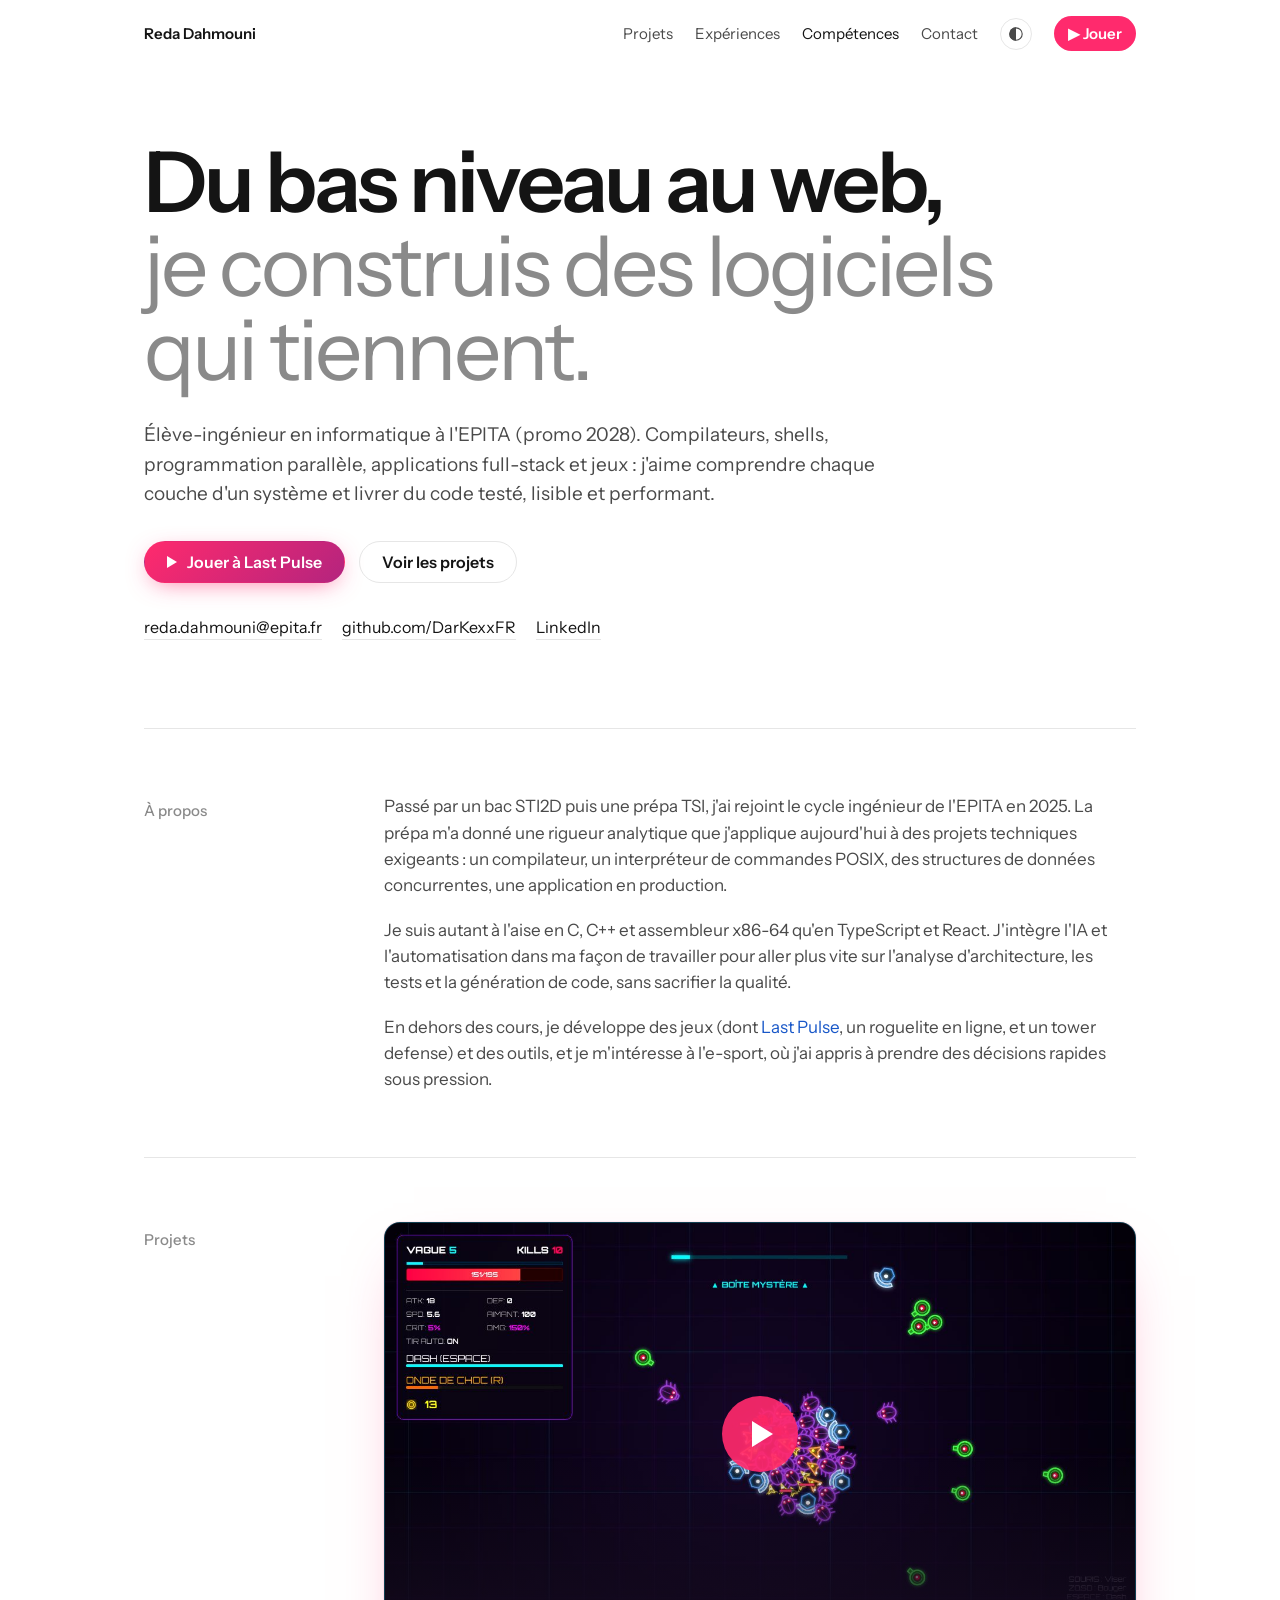
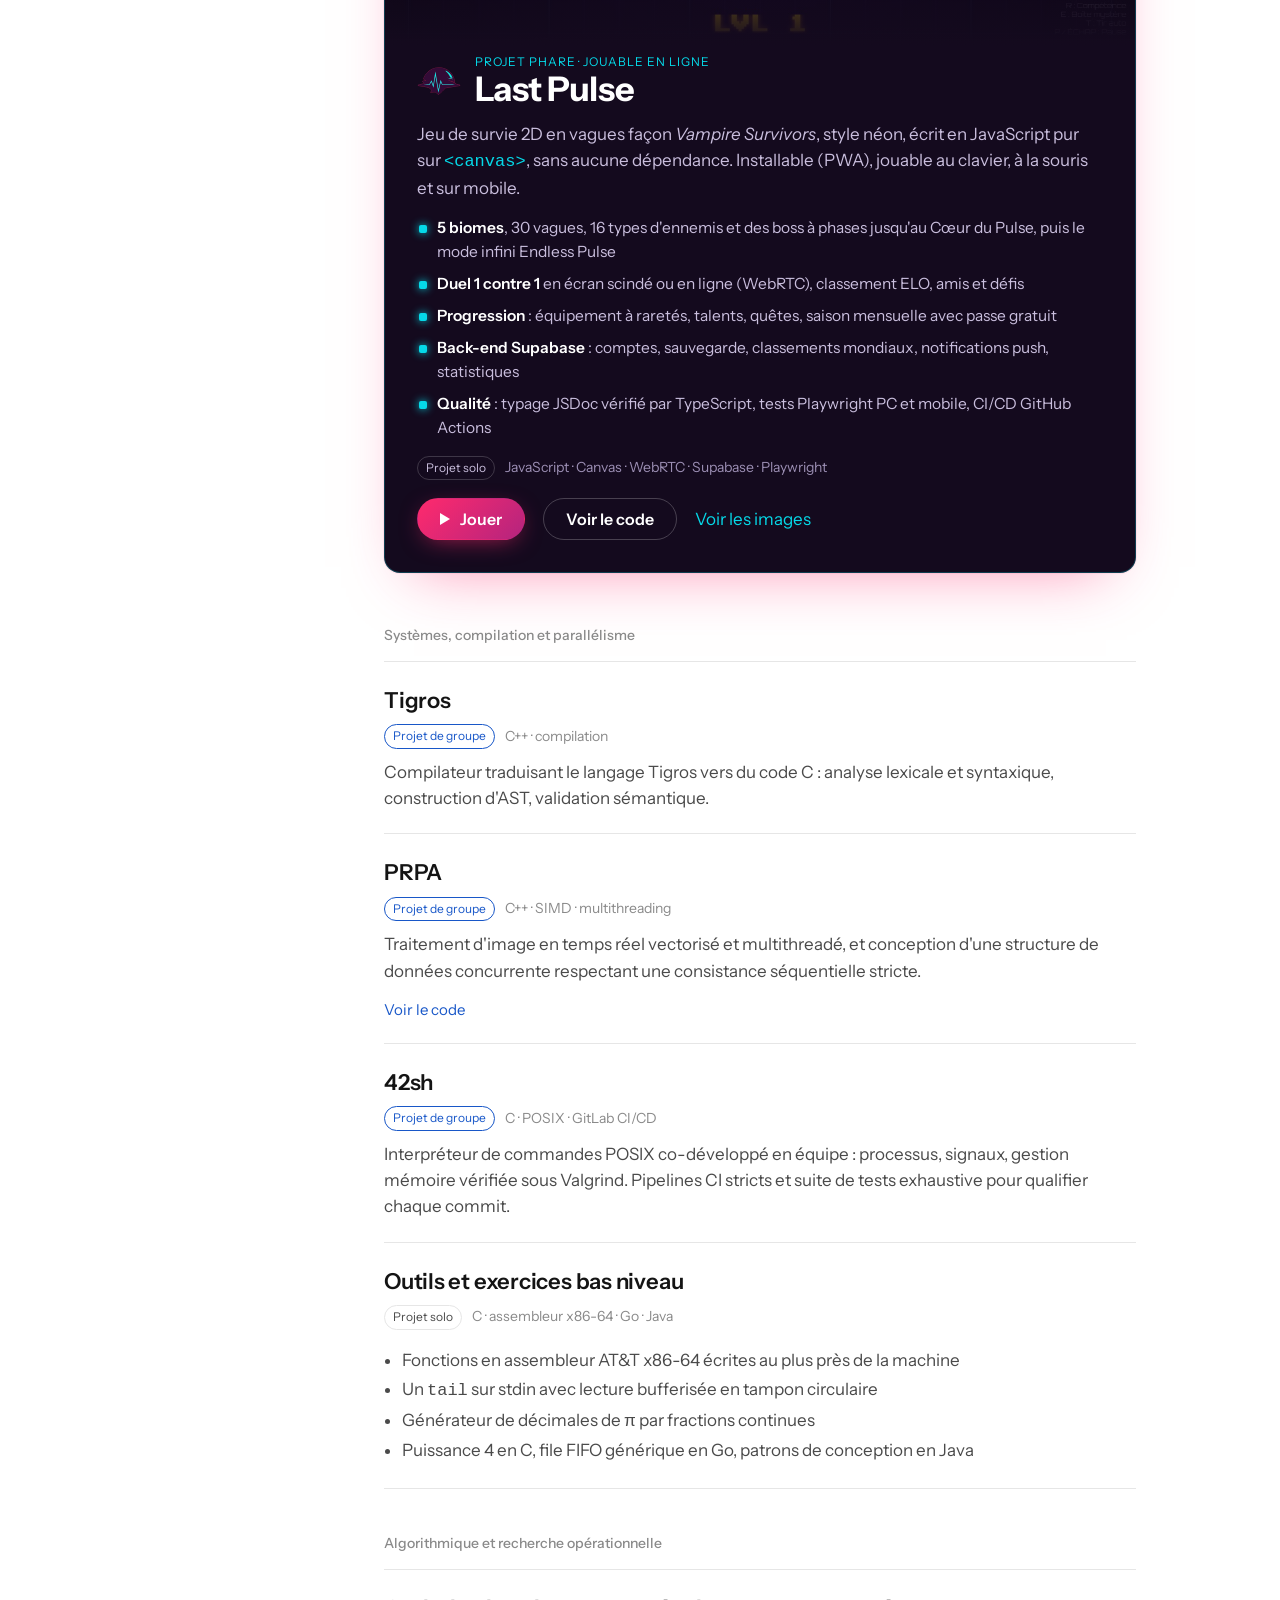
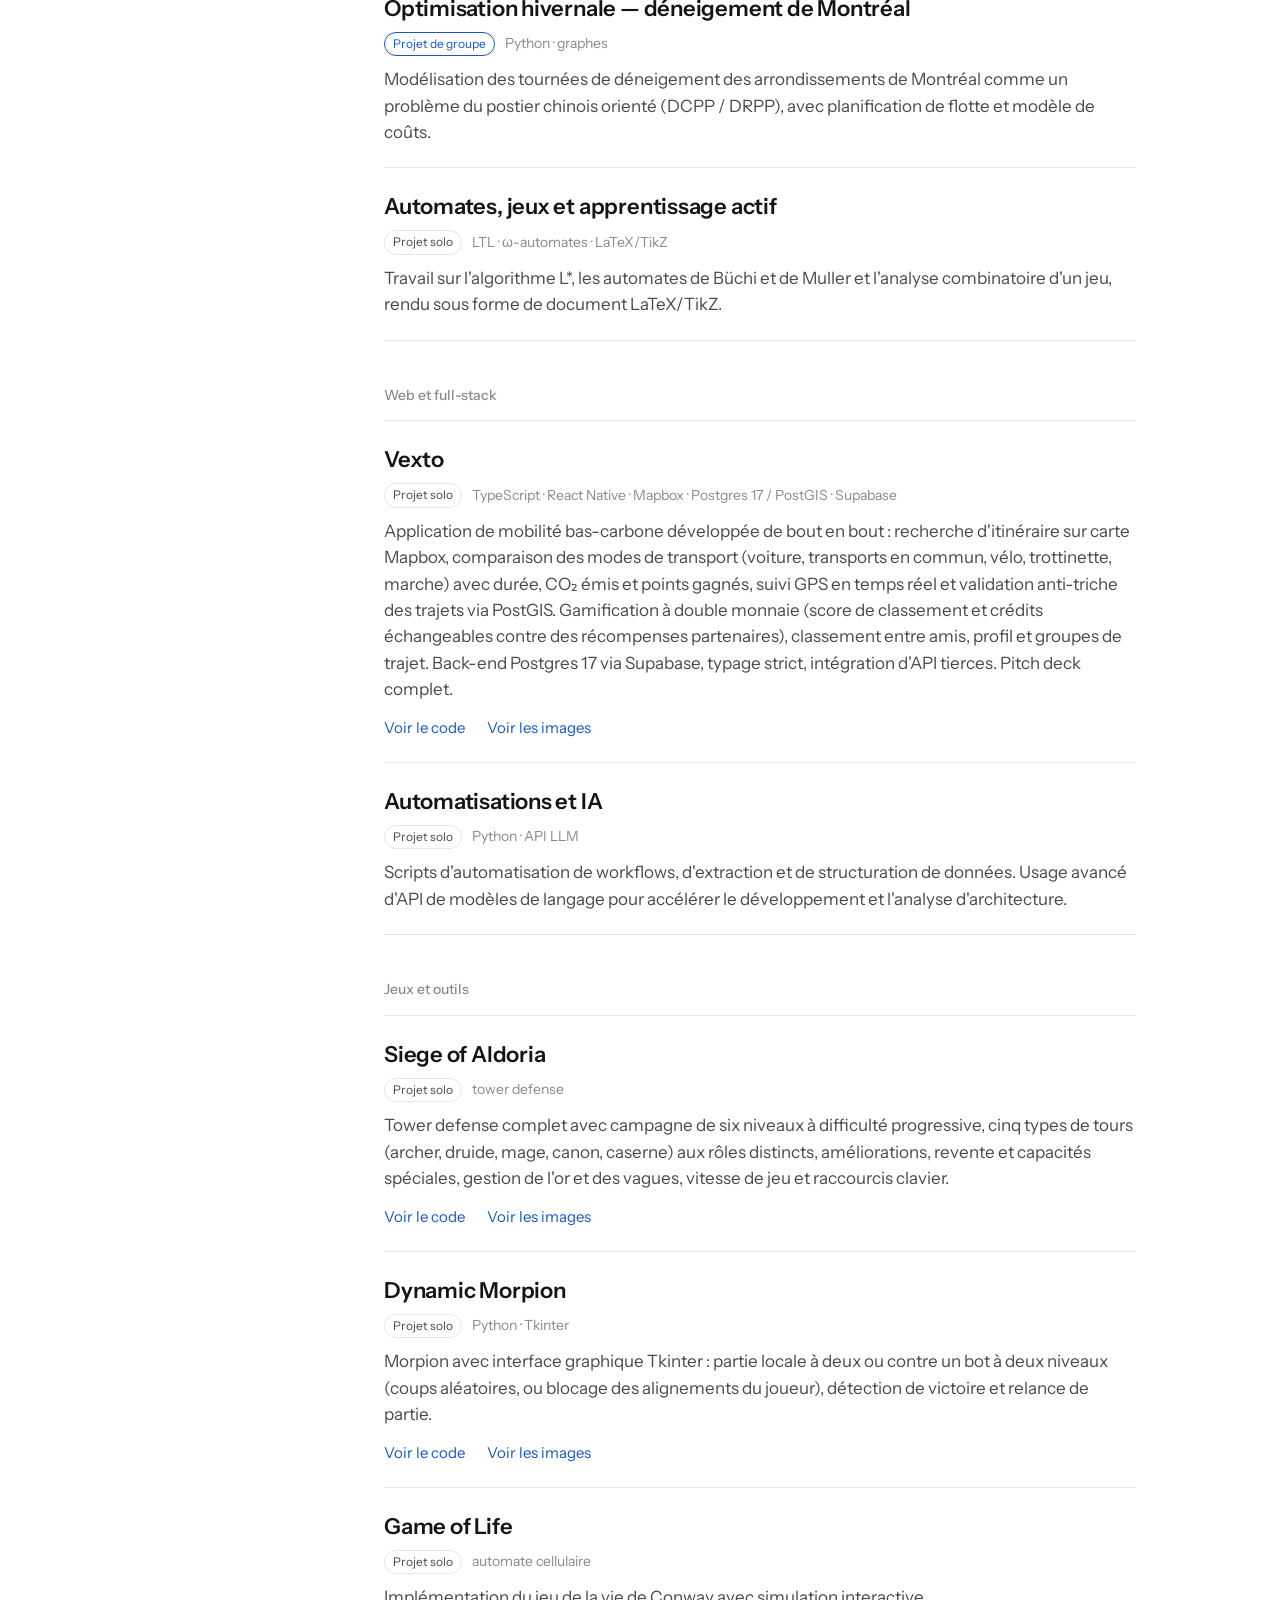
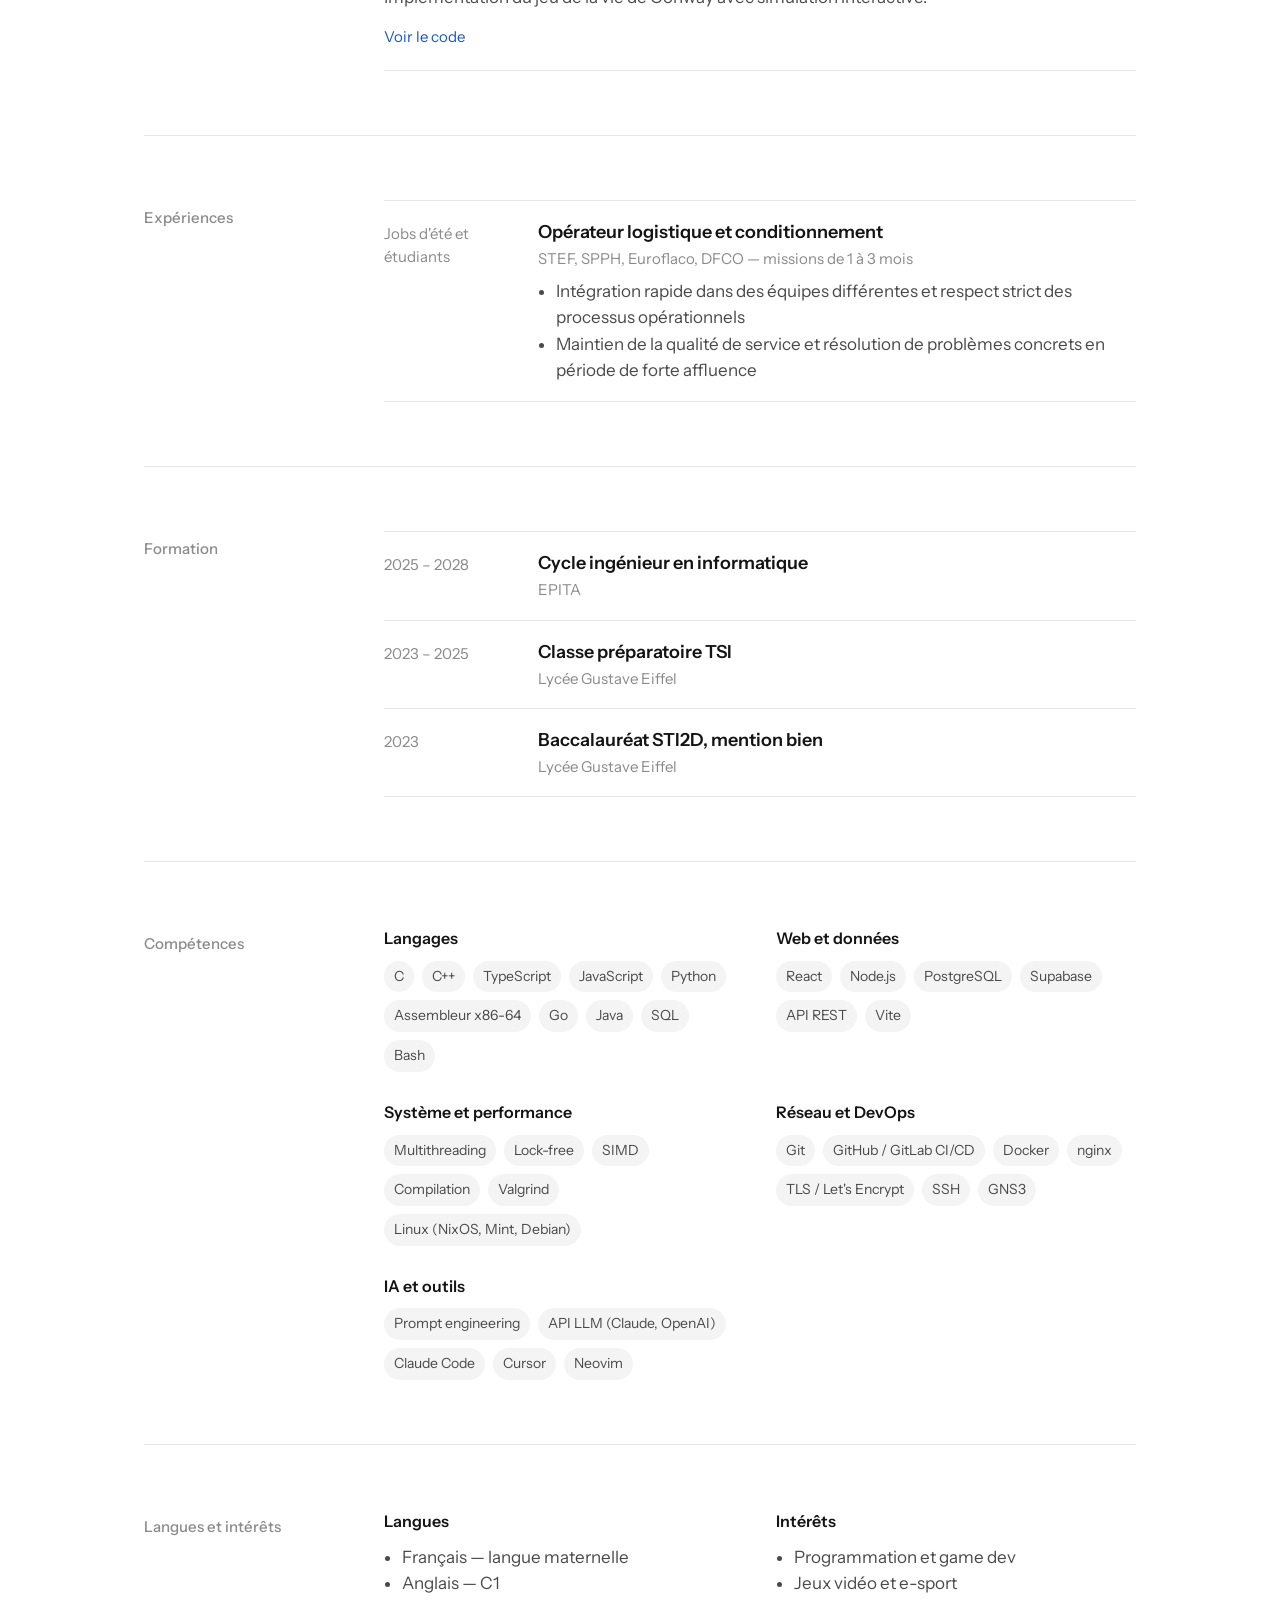
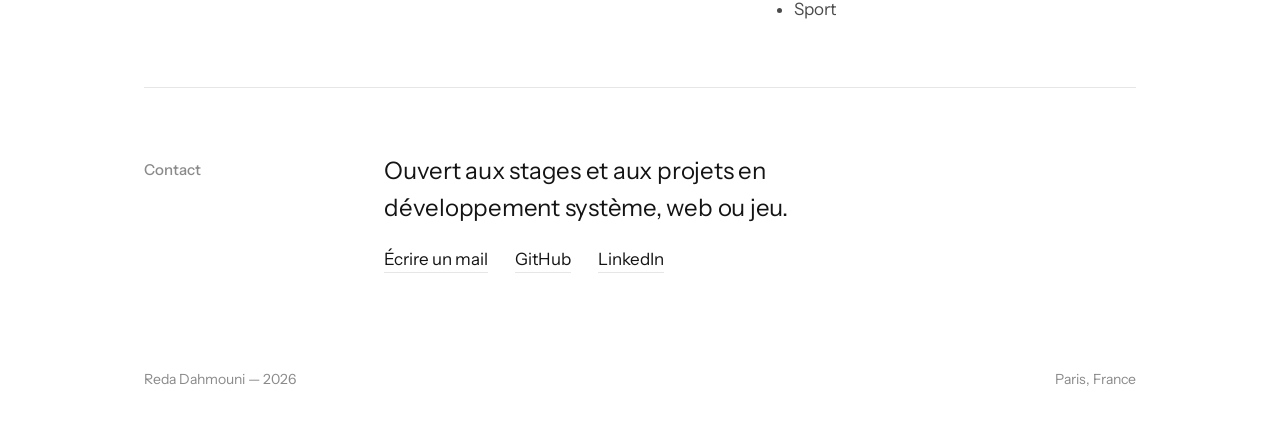
<file: index.html>
<!DOCTYPE html>
<html lang="fr">
<head>
<meta charset="utf-8">
<meta name="viewport" content="width=device-width, initial-scale=1">
<title>Reda Dahmouni — Élève-ingénieur en informatique</title>
<meta name="description" content="Portfolio de Reda Dahmouni, élève-ingénieur à l'EPITA : systèmes, compilation, web full-stack et jeux, dont Last Pulse, jouable en ligne.">
<meta name="theme-color" content="#121212">
<meta property="og:title" content="Reda Dahmouni — Élève-ingénieur en informatique">
<meta property="og:description" content="Systèmes, compilation, web full-stack et jeux. Jouez à Last Pulse depuis le portfolio.">
<meta property="og:image" content="https://darkexxfr.github.io/img/last-pulse-partie.jpg">
<script>try{var t=localStorage.getItem('theme');if(t)document.documentElement.dataset.theme=t}catch(e){}</script>
<link rel="preconnect" href="https://fonts.googleapis.com">
<link rel="preconnect" href="https://fonts.gstatic.com" crossorigin>
<link href="https://fonts.googleapis.com/css2?family=Instrument+Sans:ital,wght@0,400;0,500;0,600;0,700;1,400&display=swap" rel="stylesheet">
<link rel="stylesheet" href="style.css">
</head>
<body>
<header class="top">
  <div class="wrap bar">
    <a class="brand" href="#">Reda Dahmouni</a>
    <nav>
      <a href="#projets">Projets</a>
      <a href="#experiences">Expériences</a>
      <a href="#competences">Compétences</a>
      <a href="#contact">Contact</a>
      <button class="theme" type="button" aria-label="Changer de thème" title="Changer de thème">
        <svg viewBox="0 0 24 24" width="18" height="18" aria-hidden="true"><path fill="currentColor" d="M12 3a9 9 0 1 0 0 18V3z"/><circle cx="12" cy="12" r="8.25" fill="none" stroke="currentColor" stroke-width="1.5"/></svg>
      </button>
      <a class="nav-play" href="https://last-pulse.com" target="_blank" rel="noopener">▶ Jouer</a>
    </nav>
  </div>
</header>

<div class="wrap">

<div class="hero">
  <h1>Du bas niveau au web,<span>je construis des logiciels qui tiennent.</span></h1>
  <p>Élève-ingénieur en informatique à l'EPITA (promo 2028). Compilateurs, shells, programmation parallèle, applications full-stack et jeux : j'aime comprendre chaque couche d'un système et livrer du code testé, lisible et performant.</p>
  <div class="cta">
    <a class="btn-play" href="https://last-pulse.com" target="_blank" rel="noopener"><span class="tri" aria-hidden="true"></span>Jouer à Last Pulse</a>
    <a class="btn-ghost" href="#projets">Voir les projets</a>
  </div>
  <div class="links">
    <a href="mailto:reda.dahmouni@epita.fr">reda.dahmouni@epita.fr</a>
    <a href="https://github.com/DarKexxFR" target="_blank" rel="noopener">github.com/DarKexxFR</a>
    <a href="https://linkedin.com/in/reda-dahmouni-b16780269" target="_blank" rel="noopener">LinkedIn</a>
  </div>
</div>

<section id="apropos">
  <div class="grid">
    <h2>À propos</h2>
    <div class="prose">
      <p>Passé par un bac STI2D puis une prépa TSI, j'ai rejoint le cycle ingénieur de l'EPITA en 2025. La prépa m'a donné une rigueur analytique que j'applique aujourd'hui à des projets techniques exigeants : un compilateur, un interpréteur de commandes POSIX, des structures de données concurrentes, une application en production.</p>
      <p>Je suis autant à l'aise en C, C++ et assembleur x86-64 qu'en TypeScript et React. J'intègre l'IA et l'automatisation dans ma façon de travailler pour aller plus vite sur l'analyse d'architecture, les tests et la génération de code, sans sacrifier la qualité.</p>
      <p>En dehors des cours, je développe des jeux (dont <a href="https://last-pulse.com" target="_blank" rel="noopener">Last Pulse</a>, un roguelite en ligne, et un tower defense) et des outils, et je m'intéresse à l'e-sport, où j'ai appris à prendre des décisions rapides sous pression.</p>
    </div>
  </div>
</section>

<section id="projets">
  <div class="grid">
    <h2>Projets</h2>
    <div>

      <article class="feature" id="last-pulse">
        <a class="feature-shot" href="https://last-pulse.com" target="_blank" rel="noopener" aria-label="Jouer à Last Pulse">
          <img src="img/last-pulse-partie.jpg" width="1280" height="720" alt="Partie de Last Pulse : vaisseau néon entouré d'ennemis, vague 5">
          <span class="play-badge" aria-hidden="true"><span class="tri"></span></span>
        </a>
        <div class="feature-body">
          <div class="feature-title">
            <img src="img/last-pulse-logo.svg" width="44" height="44" alt="">
            <div>
              <span class="kicker">Projet phare · jouable en ligne</span>
              <h3>Last Pulse</h3>
            </div>
          </div>
          <p>Jeu de survie 2D en vagues façon <em>Vampire Survivors</em>, style néon, écrit en JavaScript pur sur <code>&lt;canvas&gt;</code>, sans aucune dépendance. Installable (PWA), jouable au clavier, à la souris et sur mobile.</p>
          <ul class="facts">
            <li><b>5 biomes</b>, 30 vagues, 16 types d'ennemis et des boss à phases jusqu'au Cœur du Pulse, puis le mode infini Endless Pulse</li>
            <li><b>Duel 1 contre 1</b> en écran scindé ou en ligne (WebRTC), classement ELO, amis et défis</li>
            <li><b>Progression</b> : équipement à raretés, talents, quêtes, saison mensuelle avec passe gratuit</li>
            <li><b>Back-end Supabase</b> : comptes, sauvegarde, classements mondiaux, notifications push, statistiques</li>
            <li><b>Qualité</b> : typage JSDoc vérifié par TypeScript, tests Playwright PC et mobile, CI/CD GitHub Actions</li>
          </ul>
          <div class="meta"><span class="tag solo">Projet solo</span><span class="stack">JavaScript · Canvas · WebRTC · Supabase · Playwright</span></div>
          <div class="feature-actions">
            <a class="btn-play" href="https://last-pulse.com" target="_blank" rel="noopener"><span class="tri" aria-hidden="true"></span>Jouer</a>
            <a class="btn-ghost" href="https://github.com/DarKexxFR/2D-Game" target="_blank" rel="noopener">Voir le code</a>
            <div class="link peek" id="peek-lastpulse">
              <a href="#peek-lastpulse">Voir les images</a>
              <div class="peek-pop" aria-hidden="true">
                <div class="stage"></div>
                <div class="cap"><span class="label"></span><div class="dots"></div></div>
              </div>
            </div>
          </div>
          <div class="shots">
            <img src="img/last-pulse-1.jpg" loading="lazy" decoding="async" alt="Menu principal avec progression du compte et banque">
            <img src="img/last-pulse-2.jpg" loading="lazy" decoding="async" alt="Partie en cours : vague, stats, dash et ultime">
            <img src="img/last-pulse-3.jpg" loading="lazy" decoding="async" alt="Écran de fin de partie avec XP et or gagnés">
            <img src="img/last-pulse-4.jpg" loading="lazy" decoding="async" alt="Armurerie : achat d'un drone de combat">
            <img src="img/last-pulse-5.jpg" loading="lazy" decoding="async" alt="Classement top 10">
          </div>
        </div>
      </article>

      <div class="group">
        <h3>Systèmes, compilation et parallélisme</h3>

        <div class="proj">
          <div class="head"><h4>Tigros</h4><div class="meta"><span class="tag team">Projet de groupe</span><span class="stack">C++ · compilation</span></div></div>
          <p>Compilateur traduisant le langage Tigros vers du code C : analyse lexicale et syntaxique, construction d'AST, validation sémantique.</p>
        </div>

        <div class="proj">
          <div class="head"><h4>PRPA</h4><div class="meta"><span class="tag team">Projet de groupe</span><span class="stack">C++ · SIMD · multithreading</span></div></div>
          <p>Traitement d'image en temps réel vectorisé et multithreadé, et conception d'une structure de données concurrente respectant une consistance séquentielle stricte.</p>
          <div class="link"><a href="https://github.com/DarKexxFR/PRPA" target="_blank" rel="noopener">Voir le code</a></div>
        </div>

        <div class="proj">
          <div class="head"><h4>42sh</h4><div class="meta"><span class="tag team">Projet de groupe</span><span class="stack">C · POSIX · GitLab CI/CD</span></div></div>
          <p>Interpréteur de commandes POSIX co-développé en équipe : processus, signaux, gestion mémoire vérifiée sous Valgrind. Pipelines CI stricts et suite de tests exhaustive pour qualifier chaque commit.</p>
        </div>

        <div class="proj">
          <div class="head"><h4>Outils et exercices bas niveau</h4><div class="meta"><span class="tag solo">Projet solo</span><span class="stack">C · assembleur x86-64 · Go · Java</span></div></div>
          <ul>
            <li>Fonctions en assembleur AT&amp;T x86-64 écrites au plus près de la machine</li>
            <li>Un <code>tail</code> sur stdin avec lecture bufferisée en tampon circulaire</li>
            <li>Générateur de décimales de π par fractions continues</li>
            <li>Puissance 4 en C, file FIFO générique en Go, patrons de conception en Java</li>
          </ul>
        </div>
      </div>

      <div class="group">
        <h3>Algorithmique et recherche opérationnelle</h3>

        <div class="proj">
          <div class="head"><h4>Optimisation hivernale — déneigement de Montréal</h4><div class="meta"><span class="tag team">Projet de groupe</span><span class="stack">Python · graphes</span></div></div>
          <p>Modélisation des tournées de déneigement des arrondissements de Montréal comme un problème du postier chinois orienté (DCPP / DRPP), avec planification de flotte et modèle de coûts.</p>
        </div>

        <div class="proj">
          <div class="head"><h4>Automates, jeux et apprentissage actif</h4><div class="meta"><span class="tag solo">Projet solo</span><span class="stack">LTL · ω-automates · LaTeX/TikZ</span></div></div>
          <p>Travail sur l'algorithme L*, les automates de Büchi et de Muller et l'analyse combinatoire d'un jeu, rendu sous forme de document LaTeX/TikZ.</p>
        </div>
      </div>

      <div class="group">
        <h3>Web et full-stack</h3>

        <div class="proj">
          <div class="head"><h4>Vexto</h4><div class="meta"><span class="tag solo">Projet solo</span><span class="stack">TypeScript · React Native · Mapbox · Postgres 17 / PostGIS · Supabase</span></div></div>
          <p>Application de mobilité bas-carbone développée de bout en bout : recherche d'itinéraire sur carte Mapbox, comparaison des modes de transport (voiture, transports en commun, vélo, trottinette, marche) avec durée, CO₂ émis et points gagnés, suivi GPS en temps réel et validation anti-triche des trajets via PostGIS. Gamification à double monnaie (score de classement et crédits échangeables contre des récompenses partenaires), classement entre amis, profil et groupes de trajet. Back-end Postgres 17 via Supabase, typage strict, intégration d'API tierces. Pitch deck complet.</p>
          <div class="actions">
          <div class="link"><a href="https://github.com/DarKexxFR/Vexto" target="_blank" rel="noopener">Voir le code</a></div>
          <div class="link peek" id="peek-vexto">
            <a href="#peek-vexto">Voir les images</a>
            <div class="peek-pop" aria-hidden="true">
              <div class="stage"></div>
              <div class="cap"><span class="label"></span><div class="dots"></div></div>
            </div>
          </div>
          </div>
          <div class="shots">
            <img src="img/vexto-1.jpg" loading="lazy" decoding="async" alt="Accueil : crédits carbone, CO₂ évité et rang">
            <img src="img/vexto-2.jpg" loading="lazy" decoding="async" alt="Trajet Paris–Marseille tracé sur la carte Mapbox">
            <img src="img/vexto-3.jpg" loading="lazy" decoding="async" alt="Comparaison des modes de transport, points et CO₂ évité">
            <img src="img/vexto-4.jpg" loading="lazy" decoding="async" alt="Classement entre amis par crédits carbone">
            <img src="img/vexto-5.jpg" loading="lazy" decoding="async" alt="Récompenses partenaires échangeables contre des points">
            <img src="img/vexto-6.jpg" loading="lazy" decoding="async" alt="Profil : moyens de transport et groupes de trajet">
          </div>
        </div>

        <div class="proj">
          <div class="head"><h4>Automatisations et IA</h4><div class="meta"><span class="tag solo">Projet solo</span><span class="stack">Python · API LLM</span></div></div>
          <p>Scripts d'automatisation de workflows, d'extraction et de structuration de données. Usage avancé d'API de modèles de langage pour accélérer le développement et l'analyse d'architecture.</p>
        </div>
      </div>

      <div class="group">
        <h3>Jeux et outils</h3>


        <div class="proj">
          <div class="head"><h4>Siege of Aldoria</h4><div class="meta"><span class="tag solo">Projet solo</span><span class="stack">tower defense</span></div></div>
          <p>Tower defense complet avec campagne de six niveaux à difficulté progressive, cinq types de tours (archer, druide, mage, canon, caserne) aux rôles distincts, améliorations, revente et capacités spéciales, gestion de l'or et des vagues, vitesse de jeu et raccourcis clavier.</p>
          <div class="actions">
          <div class="link"><a href="https://github.com/DarKexxFR/Siege-of-Aldoria-Tower-Defense" target="_blank" rel="noopener">Voir le code</a></div>
          <div class="link peek" id="peek-aldoria">
            <a href="#peek-aldoria">Voir les images</a>
            <div class="peek-pop" aria-hidden="true">
              <div class="stage"></div>
              <div class="cap"><span class="label"></span><div class="dots"></div></div>
            </div>
          </div>
          </div>
          <div class="shots">
            <img src="img/siege-1.jpg" loading="lazy" decoding="async" alt="Écran titre de Siege of Aldoria">
            <img src="img/siege-2.jpg" loading="lazy" decoding="async" alt="Carte de campagne à six niveaux">
            <img src="img/siege-3.jpg" loading="lazy" decoding="async" alt="Partie en cours avec tours placées et panneau de sélection">
          </div>
        </div>

        <div class="proj">
          <div class="head"><h4>Dynamic Morpion</h4><div class="meta"><span class="tag solo">Projet solo</span><span class="stack">Python · Tkinter</span></div></div>
          <p>Morpion avec interface graphique Tkinter : partie locale à deux ou contre un bot à deux niveaux (coups aléatoires, ou blocage des alignements du joueur), détection de victoire et relance de partie.</p>
          <div class="actions">
          <div class="link"><a href="https://github.com/DarKexxFR/Dynamic-Morpion" target="_blank" rel="noopener">Voir le code</a></div>
          <div class="link peek" id="peek-morpion">
            <a href="#peek-morpion">Voir les images</a>
            <div class="peek-pop" aria-hidden="true">
              <div class="stage"></div>
              <div class="cap"><span class="label"></span><div class="dots"></div></div>
            </div>
          </div>
          </div>
          <div class="shots">
            <img src="img/morpion-1.jpg" loading="lazy" decoding="async" alt="Menu : partie locale ou choix du niveau du bot">
            <img src="img/morpion-2.jpg" loading="lazy" decoding="async" alt="Partie en cours, tour du joueur O">
            <img src="img/morpion-3.jpg" loading="lazy" decoding="async" alt="Fin de partie : victoire du joueur X">
          </div>
        </div>

        <div class="proj">
          <div class="head"><h4>Game of Life</h4><div class="meta"><span class="tag solo">Projet solo</span><span class="stack">automate cellulaire</span></div></div>
          <p>Implémentation du jeu de la vie de Conway avec simulation interactive.</p>
          <div class="link"><a href="https://github.com/DarKexxFR/game-of-life" target="_blank" rel="noopener">Voir le code</a></div>
        </div>
      </div>

    </div>
  </div>
</section>

<section id="experiences">
  <div class="grid">
    <h2>Expériences</h2>
    <div>
      <div class="row">
        <div class="when">Jobs d'été et étudiants</div>
        <div>
          <h4>Opérateur logistique et conditionnement</h4>
          <div class="where">STEF, SPPH, Euroflaco, DFCO — missions de 1 à 3 mois</div>
          <ul>
            <li>Intégration rapide dans des équipes différentes et respect strict des processus opérationnels</li>
            <li>Maintien de la qualité de service et résolution de problèmes concrets en période de forte affluence</li>
          </ul>
        </div>
      </div>
    </div>
  </div>
</section>

<section id="formation">
  <div class="grid">
    <h2>Formation</h2>
    <div>
      <div class="row">
        <div class="when">2025 – 2028</div>
        <div><h4>Cycle ingénieur en informatique</h4><div class="where">EPITA</div></div>
      </div>
      <div class="row">
        <div class="when">2023 – 2025</div>
        <div><h4>Classe préparatoire TSI</h4><div class="where">Lycée Gustave Eiffel</div></div>
      </div>
      <div class="row">
        <div class="when">2023</div>
        <div><h4>Baccalauréat STI2D, mention bien</h4><div class="where">Lycée Gustave Eiffel</div></div>
      </div>
    </div>
  </div>
</section>

<section id="competences">
  <div class="grid">
    <h2>Compétences</h2>
    <div class="skills">
      <div>
        <h4>Langages</h4>
        <div class="chips">
          <span class="chip">C</span><span class="chip">C++</span><span class="chip">TypeScript</span>
          <span class="chip">JavaScript</span><span class="chip">Python</span><span class="chip">Assembleur x86-64</span>
          <span class="chip">Go</span><span class="chip">Java</span><span class="chip">SQL</span><span class="chip">Bash</span>
        </div>
      </div>
      <div>
        <h4>Web et données</h4>
        <div class="chips">
          <span class="chip">React</span><span class="chip">Node.js</span><span class="chip">PostgreSQL</span>
          <span class="chip">Supabase</span><span class="chip">API REST</span><span class="chip">Vite</span>
        </div>
      </div>
      <div>
        <h4>Système et performance</h4>
        <div class="chips">
          <span class="chip">Multithreading</span><span class="chip">Lock-free</span><span class="chip">SIMD</span>
          <span class="chip">Compilation</span><span class="chip">Valgrind</span><span class="chip">Linux (NixOS, Mint, Debian)</span>
        </div>
      </div>
      <div>
        <h4>Réseau et DevOps</h4>
        <div class="chips">
          <span class="chip">Git</span><span class="chip">GitHub / GitLab CI/CD</span><span class="chip">Docker</span>
          <span class="chip">nginx</span><span class="chip">TLS / Let's Encrypt</span><span class="chip">SSH</span><span class="chip">GNS3</span>
        </div>
      </div>
      <div>
        <h4>IA et outils</h4>
        <div class="chips">
          <span class="chip">Prompt engineering</span><span class="chip">API LLM (Claude, OpenAI)</span>
          <span class="chip">Claude Code</span><span class="chip">Cursor</span><span class="chip">Neovim</span>
        </div>
      </div>
    </div>
  </div>
</section>

<section id="plus">
  <div class="grid">
    <h2>Langues et intérêts</h2>
    <div class="two">
      <div>
        <h4>Langues</h4>
        <ul><li>Français — langue maternelle</li><li>Anglais — C1</li></ul>
      </div>
      <div>
        <h4>Intérêts</h4>
        <ul><li>Programmation et game dev</li><li>Jeux vidéo et e-sport</li><li>Sport</li></ul>
      </div>
    </div>
  </div>
</section>

<section id="contact" class="contact">
  <div class="grid">
    <h2>Contact</h2>
    <div>
      <p>Ouvert aux stages et aux projets en développement système, web ou jeu.</p>
      <div class="links">
        <a href="mailto:reda.dahmouni@epita.fr">Écrire un mail</a>
        <a href="https://github.com/DarKexxFR" target="_blank" rel="noopener">GitHub</a>
        <a href="https://linkedin.com/in/reda-dahmouni-b16780269" target="_blank" rel="noopener">LinkedIn</a>
      </div>
    </div>
  </div>
</section>

<footer>
  <span>Reda Dahmouni — 2026</span>
  <span>Paris, France</span>
</footer>

</div>
<script src="script.js"></script>
</body>
</html>
</file>
<file: style.css>
:root{
    --bg:#FFFFFF; --ink:#141414; --ink-2:#4A4A4A; --ink-3:#8A8A8A;
    --rule:#E6E6E6; --accent:#1857C8; --accent-soft:#EEF3FC; --chip:#F4F4F4;
    --neon:#05D9E8; --neon-2:#FF2A6D; --pulse-bg:#140A1E;
  }
  @media (prefers-color-scheme: dark){
    :root:not([data-theme="light"]){
      --bg:#121212; --ink:#F1F1F1; --ink-2:#BDBDBD; --ink-3:#7E7E7E;
      --rule:#2A2A2A; --accent:#7FA6F0; --accent-soft:#1B2436; --chip:#1E1E1E;
    }
  }
  :root[data-theme="dark"]{
    --bg:#121212; --ink:#F1F1F1; --ink-2:#BDBDBD; --ink-3:#7E7E7E;
    --rule:#2A2A2A; --accent:#7FA6F0; --accent-soft:#1B2436; --chip:#1E1E1E;
  }
  *{box-sizing:border-box}
  html{scroll-behavior:smooth}
  [id]{scroll-margin-top:76px}
  @media (prefers-reduced-motion: reduce){ html{scroll-behavior:auto} }
  body{
    margin:0; background:var(--bg); color:var(--ink);
    font-family:"Instrument Sans", "Helvetica Neue", Arial, sans-serif;
    font-size:17px; line-height:1.55; -webkit-font-smoothing:antialiased;
  }
  a{color:var(--accent); text-decoration:none; border-bottom:1px solid transparent}
  a:hover{border-bottom-color:currentColor}
  a:focus-visible, button:focus-visible{outline:2px solid var(--accent); outline-offset:3px; border-radius:2px}
  .wrap{max-width:1040px; margin:0 auto; padding:0 24px}

  header.top{
    position:sticky; top:0; z-index:50; font-size:15px;
    background:color-mix(in srgb, var(--bg) 82%, transparent);
    -webkit-backdrop-filter:saturate(1.4) blur(12px); backdrop-filter:saturate(1.4) blur(12px);
    border-bottom:1px solid transparent; transition:border-color .2s ease;
  }
  header.top.scrolled{border-bottom-color:var(--rule)}
  header.top .bar{display:flex; justify-content:space-between; align-items:center; gap:16px; padding-top:16px; padding-bottom:16px}
  header.top nav{display:flex; align-items:center; gap:22px}
  header.top nav a{color:var(--ink-2)}
  header.top nav a:hover, header.top nav a.active{color:var(--ink)}
  .brand{font-weight:600; color:var(--ink)}
  .theme{
    display:grid; place-items:center; width:32px; height:32px; padding:0; border-radius:50%;
    background:transparent; border:1px solid var(--rule); color:var(--ink-2); cursor:pointer;
  }
  .theme:hover{color:var(--ink); border-color:var(--ink-3)}
  header.top nav a.nav-play{
    color:#fff; background:var(--neon-2); padding:6px 14px; border-radius:999px; font-weight:600; border:0;
    box-shadow:0 0 0 0 rgba(255,42,109,.5); transition:box-shadow .2s ease, transform .2s ease;
  }
  header.top nav a.nav-play:hover{box-shadow:0 0 18px 2px rgba(255,42,109,.45); transform:translateY(-1px)}
  @media (max-width:760px){
    header.top nav{gap:14px}
    header.top nav a:not(.nav-play){display:none}
  }

  .hero{padding:72px 0 88px; border-bottom:1px solid var(--rule)}
  .hero h1{
    font-size:clamp(40px, 7vw, 84px); line-height:1; letter-spacing:-0.035em;
    font-weight:600; margin:0 0 28px; max-width:16ch;
  }
  .hero h1 span{display:block; color:var(--ink-3); font-weight:400}
  .hero p{max-width:60ch; font-size:19px; color:var(--ink-2); margin:0 0 32px}
  .cta{display:flex; gap:14px; flex-wrap:wrap; margin:0 0 32px}
  .hero .links{display:flex; gap:20px; flex-wrap:wrap; font-size:16px}
  .hero .links a{color:var(--ink); border-bottom:1px solid var(--rule)}
  .hero .links a:hover{border-bottom-color:var(--ink)}

  section{padding:64px 0; border-bottom:1px solid var(--rule)}
  section:last-of-type{border-bottom:0}
  .grid{display:grid; grid-template-columns:200px 1fr; gap:40px}
  .grid > h2{
    font-size:15px; font-weight:500; color:var(--ink-3); margin:6px 0 0;
    position:sticky; top:24px; align-self:start;
  }
  @media (max-width:760px){
    .grid{grid-template-columns:1fr; gap:20px}
    .grid > h2{position:static}
  }
  .prose p{margin:0 0 18px; max-width:68ch; color:var(--ink-2)}
  .prose p:last-child{margin-bottom:0}

  /* projets */
  .group{margin-bottom:44px}
  .group:last-child{margin-bottom:0}
  .group > h3{font-size:14px; font-weight:500; color:var(--ink-3); margin:0 0 14px}
  .proj{display:grid; grid-template-columns:1fr; gap:6px; padding:22px 0; border-top:1px solid var(--rule)}
  .proj:last-child{border-bottom:1px solid var(--rule)}
  .proj .head{display:flex; flex-direction:column; gap:6px}
  .proj h4{font-size:22px; font-weight:600; margin:0; letter-spacing:-0.01em}
  .proj .meta{display:flex; align-items:center; gap:10px; flex-wrap:wrap; font-size:14px}
  .proj .stack{font-size:14px; color:var(--ink-3)}
  .tag{font-size:12px; padding:2px 8px; border-radius:999px; border:1px solid var(--rule); color:var(--ink-2); white-space:nowrap}
  .tag.team{border-color:var(--accent); color:var(--accent)}
  .proj p{margin:4px 0 0; color:var(--ink-2); max-width:72ch}
  .proj .actions{margin-top:8px}
  .proj ul{margin:8px 0 0; padding-left:18px; color:var(--ink-2); max-width:72ch}
  .proj li{margin:3px 0}
  .proj .link{font-size:15px; margin-top:8px}
  .shots{display:none}
  .peek{position:relative; display:inline-block}
  .proj .actions{display:flex; flex-wrap:wrap; gap:6px 22px; align-items:baseline}
  .proj .actions .link{margin-top:0}
  .peek > a{cursor:pointer}
  .peek-pop{
    position:absolute; left:0; top:calc(100% + 10px); z-index:20; width:min(560px, 86vw);
    max-width:calc(100vw - 48px);
    background:var(--bg); border:1px solid var(--rule); border-radius:8px; padding:10px;
    box-shadow:0 12px 40px rgba(0,0,0,.14); opacity:0; visibility:hidden; transform:translateY(6px);
    transition:opacity .18s ease, transform .18s ease, visibility 0s linear .18s; pointer-events:none;
  }
  .peek.open .peek-pop{opacity:1; visibility:visible; transform:none; transition-delay:0s; pointer-events:auto}
  .peek-pop img{width:100%; max-width:100%; height:auto; display:block; border-radius:4px; border:1px solid var(--rule)}
  .peek-pop .stage{position:relative; overflow:hidden; border-radius:4px}
  .peek-pop .stage img{position:absolute; inset:0; opacity:0; transition:opacity .35s ease; height:100%; object-fit:contain; background:var(--chip)}
  .peek-pop .stage img:first-child{position:relative; height:auto}
  .peek-pop .stage img.on{opacity:1}
  .peek-pop .cap{display:flex; justify-content:space-between; align-items:center; margin-top:8px; font-size:13px; color:var(--ink-3)}
  .peek-pop .dots{display:flex; gap:6px}
  .peek-pop .dots i{width:7px; height:7px; border-radius:50%; background:var(--rule); display:block; transition:background .2s}
  .peek-pop .dots i.on{background:var(--accent)}
  @media (prefers-reduced-motion: reduce){ .peek-pop, .peek-pop .stage img, .peek-pop .dots i{transition:none} }
  @media (max-width:640px){
    .peek-pop{position:fixed; left:16px; right:16px; top:auto; bottom:16px; width:auto; max-width:none; z-index:60}
  }

  /* expériences & formation */
  .row{display:grid; grid-template-columns:130px 1fr; gap:24px; padding:18px 0; border-top:1px solid var(--rule)}
  .row:last-child{border-bottom:1px solid var(--rule)}
  .row .when{color:var(--ink-3); font-size:15px; padding-top:3px}
  .row h4{margin:0; font-size:18px; font-weight:600}
  .row .where{color:var(--ink-3); font-size:15px}
  .row p{margin:8px 0 0; color:var(--ink-2); max-width:68ch}
  .row ul{margin:8px 0 0; padding-left:18px; color:var(--ink-2); max-width:68ch}
  @media (max-width:560px){ .row{grid-template-columns:1fr; gap:4px} }

  /* compétences */
  .skills{display:grid; grid-template-columns:repeat(auto-fill, minmax(230px,1fr)); gap:28px 32px}
  .skills h4{margin:0 0 10px; font-size:16px; font-weight:600}
  .chips{display:flex; flex-wrap:wrap; gap:8px}
  .chip{background:var(--chip); color:var(--ink-2); font-size:14px; padding:5px 10px; border-radius:999px}
  .chip.hi{background:var(--accent-soft); color:var(--accent)}

  .two{display:grid; grid-template-columns:1fr 1fr; gap:32px}
  @media (max-width:560px){ .two{grid-template-columns:1fr} }
  .two h4{margin:0 0 10px; font-size:16px; font-weight:600}
  .two ul{margin:0; padding-left:18px; color:var(--ink-2)}

  .contact p{font-size:24px; max-width:32ch; margin:0 0 20px; letter-spacing:-0.01em}
  .contact .links a{display:inline-block; margin-right:24px; font-size:17px; color:var(--ink); border-bottom:1px solid var(--rule)}
  .contact .links a:hover{border-bottom-color:var(--ink)}

  footer{padding:32px 0 48px; color:var(--ink-3); font-size:14px; display:flex; justify-content:space-between; flex-wrap:wrap; gap:12px}

  /* boutons */
  .btn-play, .btn-ghost{
    display:inline-flex; align-items:center; gap:10px; padding:12px 22px; border-radius:999px;
    font-size:16px; font-weight:600; line-height:1; border:1px solid transparent;
    transition:transform .18s ease, box-shadow .18s ease, background .18s ease, border-color .18s ease;
  }
  .btn-play{color:#fff; background:linear-gradient(135deg, var(--neon-2), #B4247E); box-shadow:0 6px 24px -8px rgba(255,42,109,.7)}
  .btn-play:hover{border-bottom-color:transparent; transform:translateY(-2px); box-shadow:0 10px 32px -8px rgba(255,42,109,.9)}
  .btn-ghost{color:var(--ink); border-color:var(--rule)}
  .btn-ghost:hover{border-color:var(--ink-3); transform:translateY(-2px)}
  .tri{width:0; height:0; border-style:solid; border-width:6px 0 6px 10px; border-color:transparent transparent transparent currentColor}
  .btn-play .tri{animation:beat 1.6s ease-in-out infinite}
  @keyframes beat{0%,60%,100%{transform:scale(1)} 70%{transform:scale(1.35)} 80%{transform:scale(1)} 88%{transform:scale(1.2)}}

  /* Last Pulse */
  .feature{
    display:grid; grid-template-columns:1fr; margin-bottom:52px; border-radius:16px;
    background:var(--pulse-bg); color:#EDE7F6; border:1px solid rgba(5,217,232,.25);
    box-shadow:0 0 0 1px rgba(255,42,109,.08), 0 24px 60px -30px rgba(255,42,109,.55);
  }
  .feature-shot{position:relative; display:block; border:0; aspect-ratio:16/9; overflow:hidden; background:#000; border-radius:15px 15px 0 0}
  .feature-shot img{width:100%; height:100%; object-fit:cover; display:block; transition:transform .5s ease, filter .3s ease}
  .feature-shot:hover img{transform:scale(1.03); filter:brightness(.75)}
  .feature-shot::after{content:""; position:absolute; inset:0; background:linear-gradient(to top, var(--pulse-bg), transparent 45%)}
  .play-badge{
    position:absolute; z-index:1; left:50%; top:50%; width:76px; height:76px; margin:-38px 0 0 -38px; border-radius:50%;
    display:grid; place-items:center; color:#fff; background:rgba(255,42,109,.92);
    box-shadow:0 0 0 0 rgba(255,42,109,.6); animation:ring 2s ease-out infinite;
  }
  .play-badge .tri{border-width:13px 0 13px 21px; margin-left:5px}
  @keyframes ring{0%{box-shadow:0 0 0 0 rgba(255,42,109,.6)} 100%{box-shadow:0 0 0 26px rgba(255,42,109,0)}}
  .feature-body{padding:8px 28px 28px}
  .feature-title{display:flex; align-items:center; gap:14px; margin-bottom:12px}
  .kicker{display:block; font-size:12px; letter-spacing:.08em; text-transform:uppercase; color:var(--neon)}
  .feature h3{margin:0; font-size:34px; line-height:1.1; letter-spacing:-0.02em; color:#fff}
  .feature p{margin:0 0 14px; color:#C9BEDD; max-width:72ch}
  .feature code{color:var(--neon)}
  .feature a:not(.btn-play):not(.btn-ghost){color:var(--neon)}
  .facts{margin:0 0 16px; padding:0; list-style:none; display:grid; gap:8px; color:#C9BEDD; font-size:15.5px}
  .facts li{position:relative; padding-left:20px}
  .facts li::before{content:""; position:absolute; left:2px; top:.62em; width:8px; height:8px; border-radius:2px; background:var(--neon); box-shadow:0 0 8px var(--neon)}
  .facts b{color:#fff; font-weight:600}
  .feature .meta{display:flex; align-items:center; gap:10px; flex-wrap:wrap; margin-bottom:18px}
  .feature .stack{font-size:14px; color:#9C8FB4}
  .feature .tag{color:#C9BEDD; border-color:rgba(255,255,255,.18)}
  .feature-actions{display:flex; align-items:center; gap:12px 18px; flex-wrap:wrap}
  .feature .btn-ghost{color:#fff; border-color:rgba(255,255,255,.22)}
  .feature .btn-ghost:hover{border-color:var(--neon)}
  .feature .peek-pop{--bg:#1C1028; --rule:rgba(255,255,255,.14); --chip:#000; --ink-3:#9C8FB4; --accent:var(--neon)}
  @media (min-width:980px){
    .feature-body{padding:8px 32px 32px}
  }
  @media (max-width:560px){ .feature-body{padding:4px 18px 22px} .feature h3{font-size:28px} }

  /* apparition au défilement */
  .reveal{opacity:0; transform:translateY(14px); transition:opacity .6s ease, transform .6s ease}
  .reveal.in{opacity:1; transform:none}
  @media (prefers-reduced-motion: reduce){
    .reveal{opacity:1; transform:none; transition:none}
    .btn-play .tri, .play-badge{animation:none}
    .feature-shot img, .btn-play, .btn-ghost{transition:none}
  }
</file>
